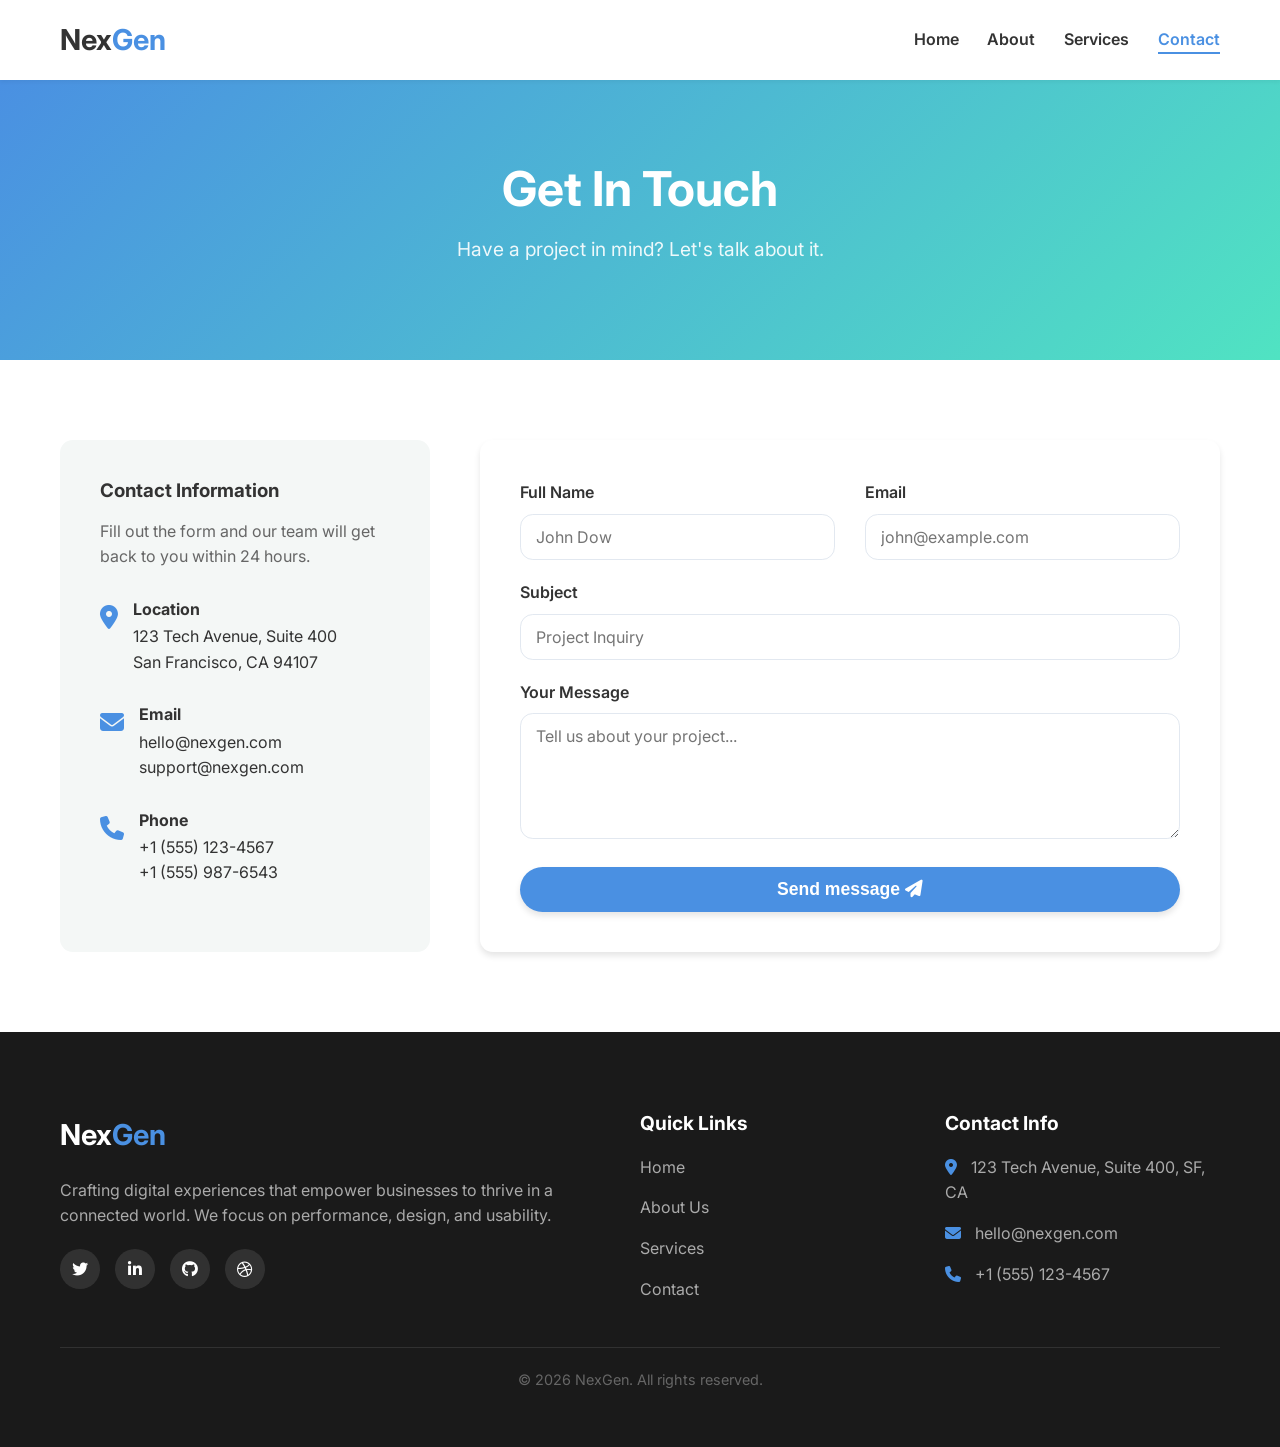
<file: contact.html>
<!DOCTYPE html>
<html lang="en">

<head>
    <meta charset="UTF-8">
    <meta name="viewport" content="width=device-width, initial-scale=1.0">
    <title>NexGen | Contact</title>
    <!-- Google Fonts -->
    <link rel="preconnect" href="https://fonts.googleapis.com">
    <link rel="preconnect" href="https://fonts.gstatic.com" crossorigin>
    <link href="https://fonts.googleapis.com/css2?family=Inter:wght@300;400;600;700&display=swap" rel="stylesheet">
    <!-- Font Awesome -->
    <link rel="stylesheet" href="https://cdnjs.cloudflare.com/ajax/libs/font-awesome/6.4.0/css/all.min.css">
    <!-- Custom CSS -->
    <link rel="stylesheet" href="css/style.css">
</head>

<body>
    <!-- NAVIGATION -->
    <header>
        <section class="navbar">
            <div class="container nav-container">
                <a href="index.html" class="logo">Nex<span>Gen</span></a>
                <nav class="nav-links">
                    <ul>
                        <li><a href="index.html">Home</a></li>
                        <li><a href="about.html">About</a></li>
                        <li><a href="services.html">Services</a></li>
                        <li><a href="contact.html" class="active">Contact</a></li>
                    </ul>
                    <div class="hamburger">
                        <span class="bar"></span>
                        <span class="bar"></span>
                        <span class="bar"></span>
                    </div>
                </nav>
            </div>
        </section>
    </header>

    <!-- PAGE HEADER -->
    <main>
        <section class="page-header text-center animate-from-left">
            <div class="container">
                <h1>Get In Touch</h1>
                <p>Have a project in mind? Let's talk about it.</p>
            </div>
        </section>

        <!--CONTACT SECTION  -->
        <section class="contact-section section animate-from-left">
            <div class="container">
                <div class="contact-wrapper grid">
                    <!-- Contact Info -->
                    <div class="contact-info">
                        <h3>Contact Information</h3>
                        <p>Fill out the form and our team will get back to you within 24 hours.</p>
                        <div class="info-items">
                            <div class="info-item">
                                <i class="fa-solid fa-location-dot"></i>
                                <div>
                                    <h4>Location</h4>
                                    <span>123 Tech Avenue, Suite 400<br>San Francisco, CA 94107</span>
                                </div>
                            </div>
                            <div class="info-item">
                                <i class="fa-solid fa-envelope"></i>
                                <div>
                                    <h4>Email</h4>
                                    <span>hello@nexgen.com<br>support@nexgen.com</span>
                                </div>
                            </div>
                            <div class="info-item">
                                <i class="fa-solid fa-phone"></i>
                                <div>
                                    <h4>Phone</h4>
                                    <span>+1 (555) 123-4567<br>+1 (555) 987-6543</span>
                                </div>
                            </div>
                        </div>
                    </div>

                    <!-- Contact Form -->
                    <div class="contact-form-container">
                        <form class="contact-form">
                            <div class="form-group grid-2">
                                <div class="input-field">
                                    <label for="name">Full Name</label>
                                    <input type="text" id="name" placeholder="John Dow" required>
                                </div>
                                <div class="input-field">
                                    <label for="email">Email</label>
                                    <input type="email" id="email" placeholder="john@example.com" required>
                                </div>
                            </div>
                            <div class="form-group">
                                <div class="input-field">
                                    <label for="subject">Subject</label>
                                    <input type="text" id="subject" name="subject" required
                                        placeholder="Project Inquiry">
                                </div>
                            </div>
                            <div class="form-group">
                                <div class="input-field">
                                    <label for="message">Your Message</label>
                                    <textarea id="message" rows="5"
                                        placeholder="Tell us about your project..."></textarea>
                                </div>
                            </div>
                            <button class="btn btn-primary submit-btn">Send message
                                <i class="fa-solid fa-paper-plane"></i>
                            </button>
                        </form>
                    </div>
                </div>
            </div>
        </section>
    </main>

    <!-- FOOTER SECTION -->
    <footer class="footer">
        <div class="container footer-container grid">
            <div class="footer-col">
                <a href="index.html" class="logo">Nex<span>Gen</span></a>
                <p class="footer-desc">Crafting digital experiences that empower businesses to thrive in a connected
                    world. We focus on performance, design, and usability.</p>
                <div class="social-links">
                    <a href="#"><i class="fa-brands fa-twitter"></i></a>
                    <a href="#"><i class="fa-brands fa-linkedin-in"></i></a>
                    <a href="#"><i class="fa-brands fa-github"></i></a>
                    <a href="#"><i class="fa-brands fa-dribbble"></i></a>
                </div>
            </div>
            <div class="footer-col">
                <h4>Quick Links</h4>
                <ul class="footer-links">
                    <li><a href="index.html">Home</a></li>
                    <li><a href="about.html">About Us</a></li>
                    <li><a href="services.html">Services</a></li>
                    <li><a href="contact.html">Contact</a></li>
                </ul>
            </div>
            <div class="footer-col">
                <h4>Contact Info</h4>
                <ul class="footer-contact">
                    <li><i class="fa-solid fa-location-dot"></i> 123 Tech Avenue, Suite 400, SF, CA</li>
                    <li><i class="fa-solid fa-envelope"></i> hello@nexgen.com</li>
                    <li><i class="fa-solid fa-phone"></i> +1 (555) 123-4567</li>
                </ul>
            </div>
            <div class="footer-bottom text-center">
                <p>&copy; 2026 NexGen. All rights reserved.</p>
            </div>
        </div>
    </footer>
</body>

<script src="js/script.js"></script>

</html>
</file>
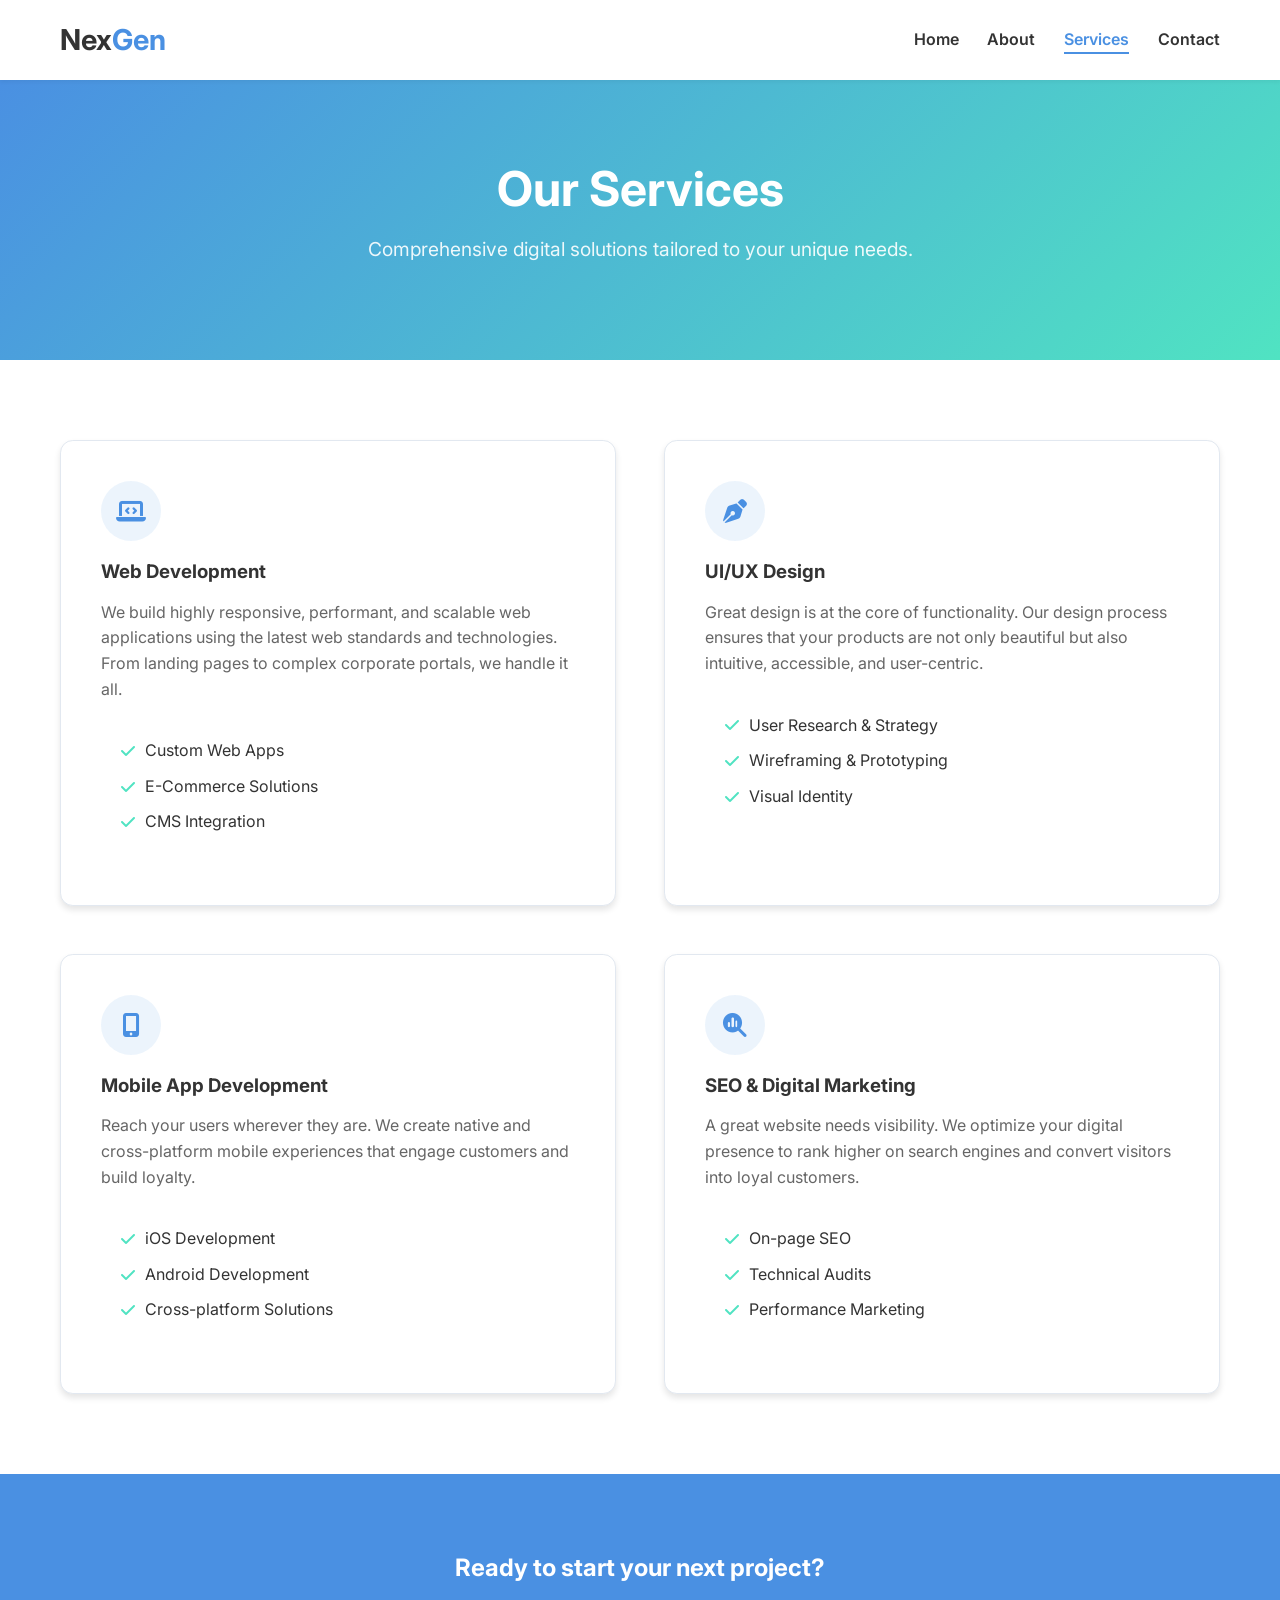
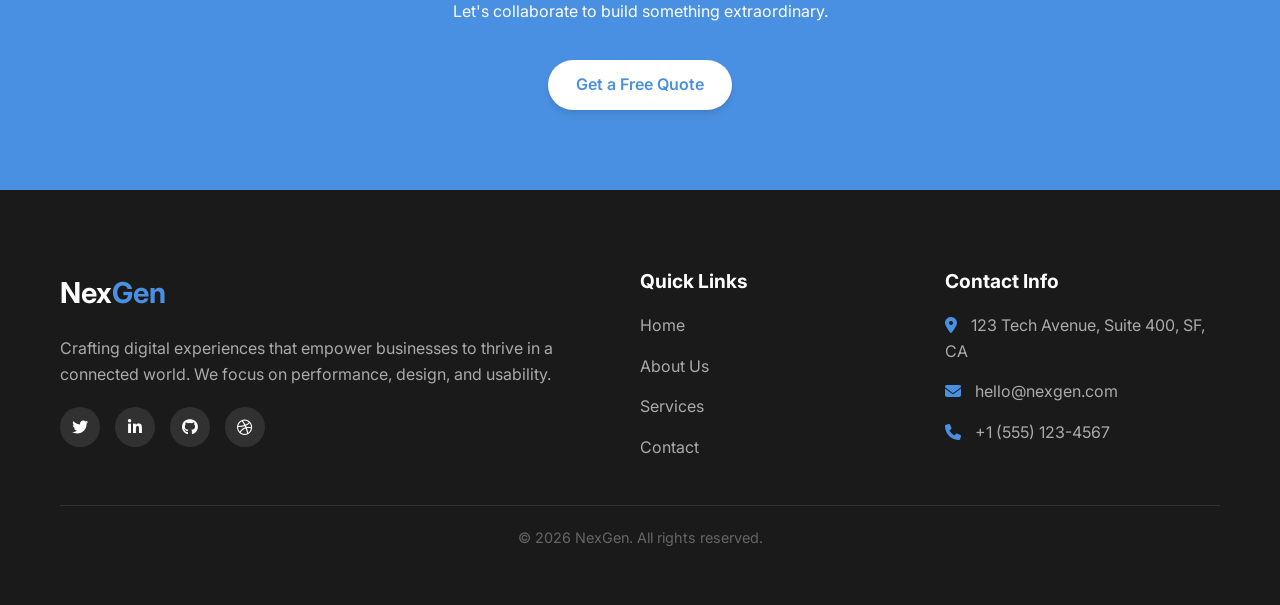
<file: services.html>
<!DOCTYPE html>
<html lang="en">

<head>
    <meta charset="UTF-8">
    <meta name="viewport" content="width=device-width, initial-scale=1.0">
    <title>NexGen | Services</title>
    <!-- Google Fonts -->
    <link rel="preconnect" href="https://fonts.googleapis.com">
    <link rel="preconnect" href="https://fonts.gstatic.com" crossorigin>
    <link href="https://fonts.googleapis.com/css2?family=Inter:wght@300;400;600;700&display=swap" rel="stylesheet">
    <!-- Font Awesome -->
    <link rel="stylesheet" href="https://cdnjs.cloudflare.com/ajax/libs/font-awesome/6.4.0/css/all.min.css">
    <!-- Custom CSS -->
    <link rel="stylesheet" href="css/style.css">
</head>

<body>
    <!-- NAVIGATION -->
    <header>
        <section class="navbar">
            <div class="container nav-container">
                <a href="index.html" class="logo">Nex<span>Gen</span></a>
                <nav class="nav-links">
                    <ul>
                        <li><a href="index.html">Home</a></li>
                        <li><a href="about.html">About</a></li>
                        <li><a href="services.html" class="active">Services</a></li>
                        <li><a href="contact.html">Contact</a></li>
                    </ul>
                    <div class="hamburger">
                        <span class="bar"></span>
                        <span class="bar"></span>
                        <span class="bar"></span>
                    </div>
                </nav>
            </div>
        </section>
    </header>

    <!--SERVICES SECTION  -->
    <main>

        <section class="page-header text-center animate-from-left">
            <div class="container">
                <h1>Our Services</h1>
                <p>Comprehensive digital solutions tailored to your unique needs.</p>
            </div>
        </section>

        <!-- SERVICES DETAILS SECTION -->
        <section class="services-details-section section animate-from-left">
            <div class="container">
                <div class="grid services-grid-expanded">
                    <!-- Service 1 -->
                    <div class="service-card">
                        <div class="icon-wrapper"><i class="fa-solid fa-laptop-code"></i></div>
                        <h3>Web Development</h3>
                        <p>We build highly responsive, performant, and scalable web applications using the latest web
                            standards and technologies. From landing pages to complex corporate portals, we handle it
                            all.
                        </p>
                        <ul class="service-features">
                            <li><i class="fa-solid fa-check"></i> Custom Web Apps</li>
                            <li><i class="fa-solid fa-check"></i> E-Commerce Solutions</li>
                            <li><i class="fa-solid fa-check"></i> CMS Integration</li>
                        </ul>
                    </div>
                    <!-- Service 2 -->
                    <div class="service-card">
                        <div class="icon-wrapper"><i class="fa-solid fa-pen-nib"></i></div>
                        <h3>UI/UX Design</h3>
                        <p>Great design is at the core of functionality. Our design process ensures that your products
                            are not only beautiful but also intuitive, accessible, and user-centric.</p>
                        <ul class="service-features">
                            <li><i class="fa-solid fa-check"></i> User Research & Strategy</li>
                            <li><i class="fa-solid fa-check"></i> Wireframing & Prototyping</li>
                            <li><i class="fa-solid fa-check"></i> Visual Identity</li>
                        </ul>
                    </div>
                    <!-- Service 3 -->
                    <div class="service-card">
                        <div class="icon-wrapper"><i class="fa-solid fa-mobile-screen-button"></i></div>
                        <h3>Mobile App Development</h3>
                        <p>Reach your users wherever they are. We create native and cross-platform mobile experiences
                            that engage customers and build loyalty.</p>
                        <ul class="service-features">
                            <li><i class="fa-solid fa-check"></i> iOS Development</li>
                            <li><i class="fa-solid fa-check"></i> Android Development</li>
                            <li><i class="fa-solid fa-check"></i> Cross-platform Solutions</li>
                        </ul>
                    </div>
                    <!-- Service 4 -->
                    <div class="service-card">
                        <div class="icon-wrapper"><i class="fa-solid fa-magnifying-glass-chart"></i></div>
                        <h3>SEO & Digital Marketing</h3>
                        <p>A great website needs visibility. We optimize your digital presence to rank higher on search
                            engines and convert visitors into loyal customers.</p>
                        <ul class="service-features">
                            <li><i class="fa-solid fa-check"></i> On-page SEO</li>
                            <li><i class="fa-solid fa-check"></i> Technical Audits</li>
                            <li><i class="fa-solid fa-check"></i> Performance Marketing</li>
                        </ul>
                    </div>
                </div>
            </div>
        </section>
        <!-- CTA SECTION -->
        <section class="cta-section text-center text-white">
            <div class="container">
                <h2>Ready to start your next project?</h2>
                <p>Let's collaborate to build something extraordinary.</p>
                <a href="contact.html" class="btn btn-primary">Get a Free Quote</a>
            </div>
        </section>

    </main>


    <!-- FOOTER SECTION -->
    <footer class="footer">
        <div class="container footer-container grid">
            <div class="footer-col">
                <a href="index.html" class="logo">Nex<span>Gen</span></a>
                <p class="footer-desc">Crafting digital experiences that empower businesses to thrive in a connected
                    world. We focus on performance, design, and usability.</p>
                <div class="social-links">
                    <a href="#"><i class="fa-brands fa-twitter"></i></a>
                    <a href="#"><i class="fa-brands fa-linkedin-in"></i></a>
                    <a href="#"><i class="fa-brands fa-github"></i></a>
                    <a href="#"><i class="fa-brands fa-dribbble"></i></a>
                </div>
            </div>
            <div class="footer-col">
                <h4>Quick Links</h4>
                <ul class="footer-links">
                    <li><a href="index.html">Home</a></li>
                    <li><a href="about.html">About Us</a></li>
                    <li><a href="services.html">Services</a></li>
                    <li><a href="contact.html">Contact</a></li>
                </ul>
            </div>
            <div class="footer-col">
                <h4>Contact Info</h4>
                <ul class="footer-contact">
                    <li><i class="fa-solid fa-location-dot"></i> 123 Tech Avenue, Suite 400, SF, CA</li>
                    <li><i class="fa-solid fa-envelope"></i> hello@nexgen.com</li>
                    <li><i class="fa-solid fa-phone"></i> +1 (555) 123-4567</li>
                </ul>
            </div>
            <div class="footer-bottom text-center">
                <p>&copy; 2026 NexGen. All rights reserved.</p>
            </div>
        </div>
    </footer>
</body>

<script src="js/script.js"></script>

</html>
</file>
<file: css/style.css>
:root {
    /* Colors */
    --primary-color: #4A90E2;
    /* Vibrant Blue */
    --secondary-color: #50E3C2;
    /* Teal */
    --accent-color: #F8E71C;
    /* Yellow/Gold Accent */

    --bg-color: #FFFFFF;
    --bg-light: #F4F7F6;
    --text-color: #333333;
    --text-light: #666666;
    --border-color: #E2E8F0;

    /* Typography */
    --font-primary: 'Inter', sans-serif;

    /* Transitions */
    --transition: all 0.3s ease-in-out;

    /* Shadows */
    --shadow-sm: 0 2px 4px rgba(0, 0, 0, 0.05);
    --shadow-md: 0 4px 6px rgba(0, 0, 0, 0.1);
    --shadow-lg: 0 10px 15px rgba(0, 0, 0, 0.1);
    --shadow-hover: 0 20px 25px rgba(0, 0, 0, 0.15);
}

* {
    margin: 0;
    padding: 0;
    box-sizing: border-box;
}

html {
    scroll-behavior: smooth;
    overflow-x: hidden;
}

body {
    font-family: var(--font-primary);
    color: var(--text-color);
    background-color: var(--bg-color);
    line-height: 1.6;
    overflow-x: hidden;
    width: 100%;
}

ul {
    list-style: none;
}

a {
    text-decoration: none;
    color: inherit;
    transition: var(--transition);
}

img {
    max-width: 100%;
    height: auto;
    display: block;
}

/* TYPOGRAPHY & UTILITIES */
h1,
h2,
h3,
h4,
h5,
h6 {
    font-weight: 700;
    line-height: 1.2;
    margin-bottom: 1rem;
    color: var(--text-color);
}

p {
    margin-bottom: 1rem;
    color: var(--text-light);
}

.container {
    width: 100%;
    max-width: 1200px;
    margin: 0 auto;
    padding: 0 20px;
}

.section {
    padding: 80px 0;
}

.bg-light {
    background-color: var(--bg-light);
}

.text-center {
    text-align: center;
}

.text-white {
    color: #fff;
}

.text-white h2,
.text-white p {
    color: #fff;
}

.divider {
    width: 60px;
    height: 4px;
    background-color: var(--primary-color);
    margin: 15px auto 30px;
    border-radius: 2px;
}

.grid {
    display: grid;
    gap: 30px;
}

.grid-2 {
    display: grid;
    grid-template-columns: repeat(2, 1fr);
    gap: 30px;
}

/* Buttons */
.btn {
    display: inline-block;
    padding: 12px 28px;
    border-radius: 30px;
    font-weight: 600;
    cursor: pointer;
    border: none;
    outline: none;
    text-align: center;
}

.btn-primary {
    background-color: var(--primary-color);
    color: #fff;
    box-shadow: var(--shadow-md);
}

.btn-primary:hover {
    background-color: #357ABD;
    transform: translateY(-2px);
    box-shadow: var(--shadow-lg);
}

.btn-secondary {
    background-color: transparent;
    color: var(--primary-color);
    border: 2px solid var(--primary-color);
}

.btn-secondary:hover {
    background-color: var(--primary-color);
    color: #fff;
}

/* NAVBAR */
.navbar {
    position: sticky;
    top: 0;
    box-shadow: var(--shadow-sm);
    z-index: 1000;
    background-color: #fff;
}

.nav-container {
    display: flex;
    justify-content: space-between;
    align-items: center;
    height: 80px;
}

.logo {
    font-size: 1.8rem;
    font-weight: 700;
    color: #333;
}

.logo span {
    color: var(--primary-color);
}

.nav-links ul {
    display: flex;
    gap: 1.8rem;
}

.nav-links a {
    font-weight: 600;
    font-size: 1rem;
    position: relative;
    padding-bottom: 5px;
}

.nav-links a:hover,
.nav-links a.active {
    color: var(--primary-color);
}

.nav-links a::after,
.nav-links a.active::after {
    content: '';
    position: absolute;
    left: 0;
    bottom: 0;
    width: 0;
    height: 2px;
    background-color: var(--primary-color);
    color: #333;
    transition: var(--transition);
}

.nav-links a:hover::after,
.nav-links a.active::after {
    width: 100%;
}

/* Hamburger Menu */
.hamburger {
    display: none;
}

.hamburger .bar {
    display: block;
    width: 25px;
    height: 3px;
    margin: 5px auto;
    transition: var(--transition);
    background-color: var(--text-color);
}

/* HERO SECTION */

.hero {
    padding: 100px 0;
    position: relative;
    overflow: hidden;
    background: linear-gradient(135deg, var(--bg-light) 0%, #E6F0FA 100%);
}

.hero-container {
    display: flex;
    align-items: center;
    justify-content: space-between;
    gap: 50px;
}

.hero-content {
    flex: 1;
}

.hero-title {
    font-size: 3.5rem;
    margin-bottom: 1.3rem;
}

.hero-title span {
    color: var(--primary-color);
    background: -webkit-linear-gradient(135deg, var(--primary-color), var(--secondary-color));
    background-clip: text;
    -webkit-text-fill-color: transparent;
}

.hero-subtitle {
    font-size: 1.2rem;
    margin-bottom: 2rem;
}

.hero-buttons {
    display: flex;
    gap: 1rem;
}

.hero-image {
    flex: 1;
    position: relative;
}

.hero-image img {
    border-radius: 12px;
    box-shadow: var(--shadow-hover);
    animation: float 6s ease-in-out infinite;
}

@keyframes float {
    0% {
        transform: translateY(0px);
    }

    50% {
        transform: translateY(-20px);
    }

    100% {
        transform: translateY(0px);
    }
}

/* FEATURE SECTION  */
.feature-grid {
    grid-template-columns: repeat(auto-fit, minmax(300px, 1fr));
    margin-top: 50px;
}

.feature-card {
    background-color: #fff;
    border-radius: 0.8rem;
    padding: 2.5rem 1.8rem;
    text-align: center;
    box-shadow: var(--shadow-md);
    transition: var(--transition);
    border: 1px solid var(--border-color);
}

.feature-card:hover {
    transform: translateY(-10px);
    box-shadow: var(--shadow-hover);
    border-color: var(--primary-color);
}

.feature-icon {
    font-size: 2.5rem;
    color: var(--primary-color);
    margin-bottom: 1.2rem;
}

/* BLOG / INSIGHTS */
.blog-grid {
    grid-template-columns: 1fr 1fr;
    gap: 2rem;
    margin-top: 50px;
}

.blog-card {
    background-color: #fff;
    border-radius: 0.8rem;
    overflow: hidden;
    box-shadow: var(--shadow-md);
    transition: var(--transition);
}

.blog-card:hover {
    transform: translateY(-5px);
    box-shadow: var(--shadow-hover);
}

.blog-image {
    width: 100%;
    height: 250px;
    overflow: hidden;
}

.blog-image img {
    width: 100%;
    height: 100%;
    object-fit: cover;
    transition: transform 0.5s ease;
}

.blog-card:hover .blog-image img {
    transform: scale(1.05);
}

.blog-content {
    padding: 1.9rem;
}

.blog-category {
    font-size: 0.85rem;
    font-weight: 700;
    color: var(--primary-color);
    text-transform: uppercase;
    letter-spacing: 1px;
}

.blog-title {
    font-size: 1.4rem;
    margin: 10px 0;
}

.blog-title:hover {
    color: var(--primary-color);
}

.blog-meta {
    display: flex;
    justify-content: space-between;
    text-align: center;
    margin: 1.3rem;
    font-size: 0.9rem;
    color: #999
}

.read-more {
    color: var(--primary-color);
    font-weight: 600;
}

.read-more i {
    margin-left: 5px;
    transition: var(--transition);
}

.read-more:hover i {
    transform: translateX(5px);

}

/* ABOUT & TEAM PAGE */
.page-header {
    background: linear-gradient(135deg, var(--primary-color), var(--secondary-color));
    color: #fff;
    padding: 80px 0;
}

.page-header h1 {
    color: #fff;
    font-size: 3rem;
}

.page-header p {
    color: rgba(255, 255, 255, 0.9);
    font-size: 1.2rem;
}

.about-grid {
    grid-template-columns: 1fr 1fr;
    align-items: center;
    gap: 3rem;
}

.about-image img {
    border-radius: 0.8rem;
    box-shadow: var(--shadow-lg);
}

.team-grid {
    grid-template-columns: repeat(auto-fit, minmax(300px, 1fr));
    gap: 2rem;
}

.team-card {
    background-color: #fff;
    border-radius: 0.8rem;
    text-align: center;
    box-shadow: var(--shadow-md);
    transition: var(--transition);
    overflow: hidden;
}

.team-card:hover {
    transform: translateY(-10px);
    box-shadow: var(--shadow-hover);
}

.team-card img {
    width: 100%;
    height: 400px;
    object-fit: cover;
}

.team-info {
    padding: 1.3rem;
}

.team-info h3 {
    margin-bottom: 5px;
}

.team-info span {
    color: var(--primary-color);
    font-size: 0.9rem;
    font-weight: 600;
}

/* SERVICES SECTION */
.services-grid-expanded {
    grid-template-columns: repeat(2, 1fr);
    gap: 3rem;
}

.service-card {
    background-color: #fff;
    padding: 40px;
    border: 1px solid var(--border-color);
    box-shadow: var(--shadow-md);
    border-radius: 0.8rem;
    overflow: hidden;
    transition: var(--transition);
}

.service-card:hover {
    border: 1px solid var(--primary-color);
    box-shadow: var(--shadow-hover);
}

.service-card .icon-wrapper {
    width: 60px;
    height: 60px;
    background-color: rgba(74, 144, 226, 0.1);
    font-size: 1.5rem;
    border-radius: 50%;
    display: flex;
    align-items: center;
    justify-content: center;
    color: var(--primary-color);
    margin-bottom: 20px;
}

.service-features {
    padding: 20px;
}

.service-features li {
    margin-bottom: 10px;
    display: flex;
    align-items: center;
    gap: 10px;
}

.service-features li i {
    color: var(--secondary-color);
}

/* CTA SECTION */
.cta-section {
    background-color: var(--primary-color);
    padding: 80px 0;
}

.cta-section .btn {
    background-color: #fff;
    color: var(--primary-color);
    margin-top: 20px;
}

/* CONTACT SECTION */
.contact-wrapper {
    grid-template-columns: 1fr 2fr;
    gap: 50px;
}

.contact-info {
    background-color: var(--bg-light);
    padding: 40px;
    border-radius: 0.8rem;
}

.info-item {
    display: flex;
    margin-top: 30px;
    gap: 15px;
}

.info-item i {
    font-size: 1.5rem;
    color: var(--primary-color);
    margin-top: 5px;
}

.info-item h4 {
    margin-bottom: 5px;
}

.contact-form {
    background-color: #fff;
    padding: 40px;
    border-radius: 0.8rem;
    box-shadow: var(--shadow-md);
}

.form-group {
    margin-bottom: 20px;
}

.input-field label {
    display: block;
    margin-bottom: 8px;
    font-weight: 600;
}

.input-field input,
.input-field textarea {
    width: 100%;
    padding: 12px 15px;
    border: 1px solid var(--border-color);
    border-radius: 0.8rem;
    font-family: inherit;
    font-size: 1rem;
    transition: var(--transition);
}

.input-field input:focus,
.input-field textarea:focus {
    outline: none;
    border-color: var(--primary-color);
    box-shadow: 0 0 0 3px rgba(74, 144, 226, 0.1);
}

.submit-btn {
    width: 100%;
    font-size: 1.1rem;
}

/* NEWSLETTER SETION */
.newsletter-section {
    background: linear-gradient(135deg, var(--primary-color), #2C3E50);
}

.newsletter-form {
    display: flex;
    justify-content: center;
    max-width: 500px;
    margin: 30px auto 10px;
    gap: 10px;
}

.newsletter-form input {
    padding: 0.9rem 2.4rem;
    font-size: 1rem;
    border-radius: 1.8rem;
    border: none;
    width: 100%;
}

.footer {
    background-color: #1A1A1A;
    color: #fff;
    padding: 80px 0 20px;
}

.footer-container {
    grid-template-columns: 2fr 1fr 1fr;
    margin-bottom: 20px;
}

.footer .logo {
    color: #fff;
}

.footer-desc {
    color: #aaa;
    margin: 20px 0;
}

.social-links {
    display: flex;
    gap: 15px;
}

.social-links a {
    width: 40px;
    height: 40px;
    background: rgba(255, 255, 255, 0.1);
    display: flex;
    align-items: center;
    justify-content: center;
    border-radius: 50%;
    transition: var(--transition);
}

.social-links a:hover {
    background-color: var(--primary-color);
    transform: translateY(-2px);
}

.footer h4 {
    color: #fff;
    margin-bottom: 20px;
    font-size: 1.2rem;
}

.footer-links li,
.footer-contact li {
    margin-bottom: 15px;
    color: #aaa;

}

.footer-links a:hover {
    color: var(--primary-color);
    padding-left: 5px;
}

.footer-contact i {
    color: var(--primary-color);
    margin-right: 10px;
}

.footer-bottom {
    grid-column: 1 / -1;
    width: 100%;
    border-top: 1px solid rgba(255, 255, 255, 0.1);
    padding-top: 20px;
    font-size: 0.9rem;
    color: #777;
}


/* ANIMATION UTILITIES */
.animate-from-left {
    transform: translateX(-100px);
    opacity: 0;
    transition: all 0.8s ease-out;
}

.animate-from-left.show {
    transform: translateX(0);
    opacity: 1;
}

/* Media Query for Tablet */
@media (max-width: 900px) {
    .hero-container {
        flex-direction: column;
        text-align: center;
    }

    .hero-buttons {
        justify-content: center;
    }

    .feature-grid,
    .team-grid {
        grid-template-columns: repeat(2, 1fr);
    }

    .feature-grid> :last-child:nth-child(odd),
    .team-grid> :last-child:nth-child(odd) {
        grid-column: 1 / -1;
        max-width: 340px;
        margin: 0 auto;
    }

    .about-grid,
    .contact-wrapper {
        grid-template-columns: 1fr;
    }

    .footer-container{
        grid-template-columns: 1fr 1fr;
    }
    
}

/* Media Qyery for Mobile  */
@media (max-width:768px) {
    .hamburger {
        display: block;
        cursor: pointer;
    }

    .nav-links ul {
        position: fixed;
        left: -100%;
        top: 80px;
        flex-direction: column;
        background-color: #fff;
        width: 100%;
        text-align: center;
        transition: 0.5s ease;
        box-shadow: var(--shadow-md);
        padding: 30px 0;
        gap: 20px;

    }
    .nav-links.active ul {
      left: 0;
}
.hamburger.active .bar:nth-child(2){
    opacity: 0;
}
.hamburger.active .bar:nth-child(1){
    transform: translateY(8px) rotate(45deg);
}
.hamburger.active .bar:nth-child(3){
    transform: translateY(-8px) rotate(-45deg);
}
.hero-title{
    font-size: 2.5rem;
}
.hero-subtitle{
    font-size: 1rem;
}
.hero-buttons{
    flex-direction: column;
    align-items: center;
    gap: 1.2rem;
}
.feature-grid,
.blog-grid,
.team-grid,
.services-grid-expanded{
    grid-template-columns: 1fr;
}
.grid-2{
    grid-template-columns: 1fr;
}
.footer-container{
    grid-template-columns: 1fr;
    text-align: center;
}
.social-links{
    justify-content: center;
}
.newsletter-form{
    flex-direction: column;
}
.newsletter-form .btn{
    width: 100%;
}
}
</file>
